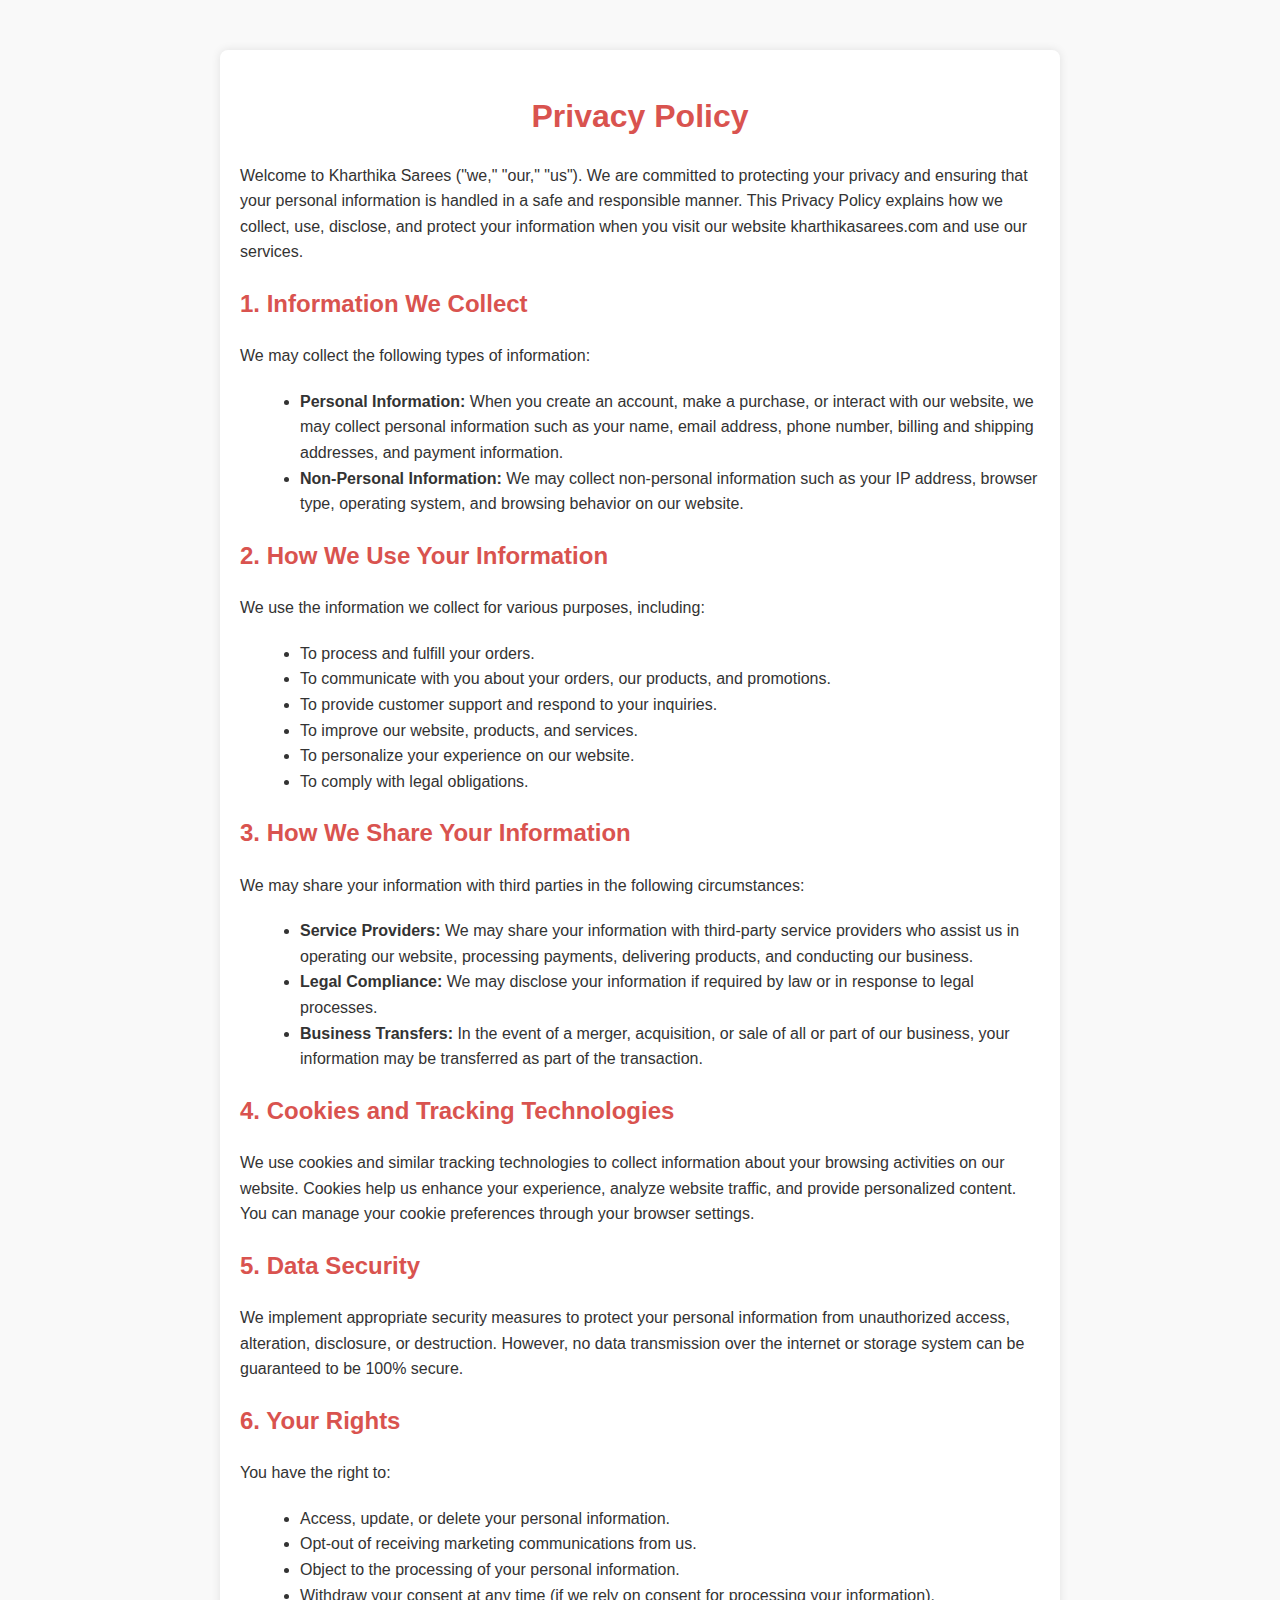
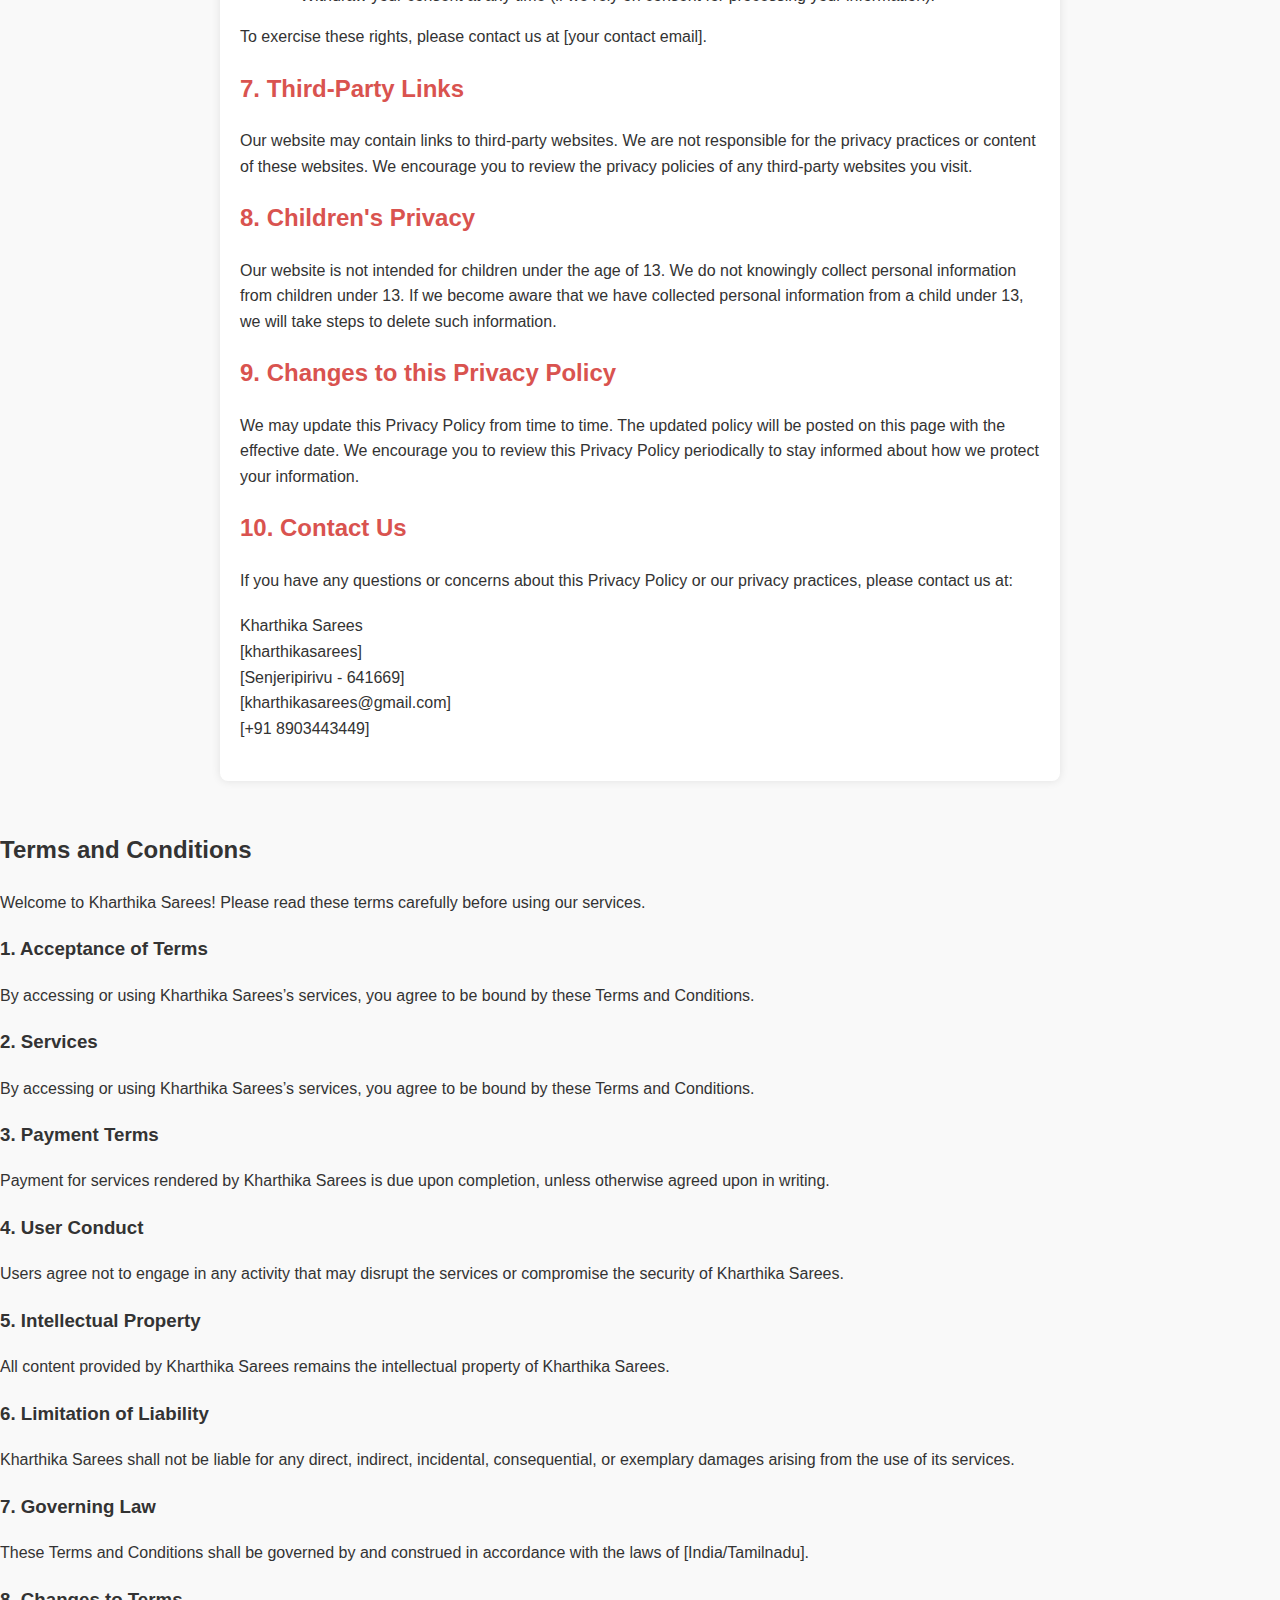
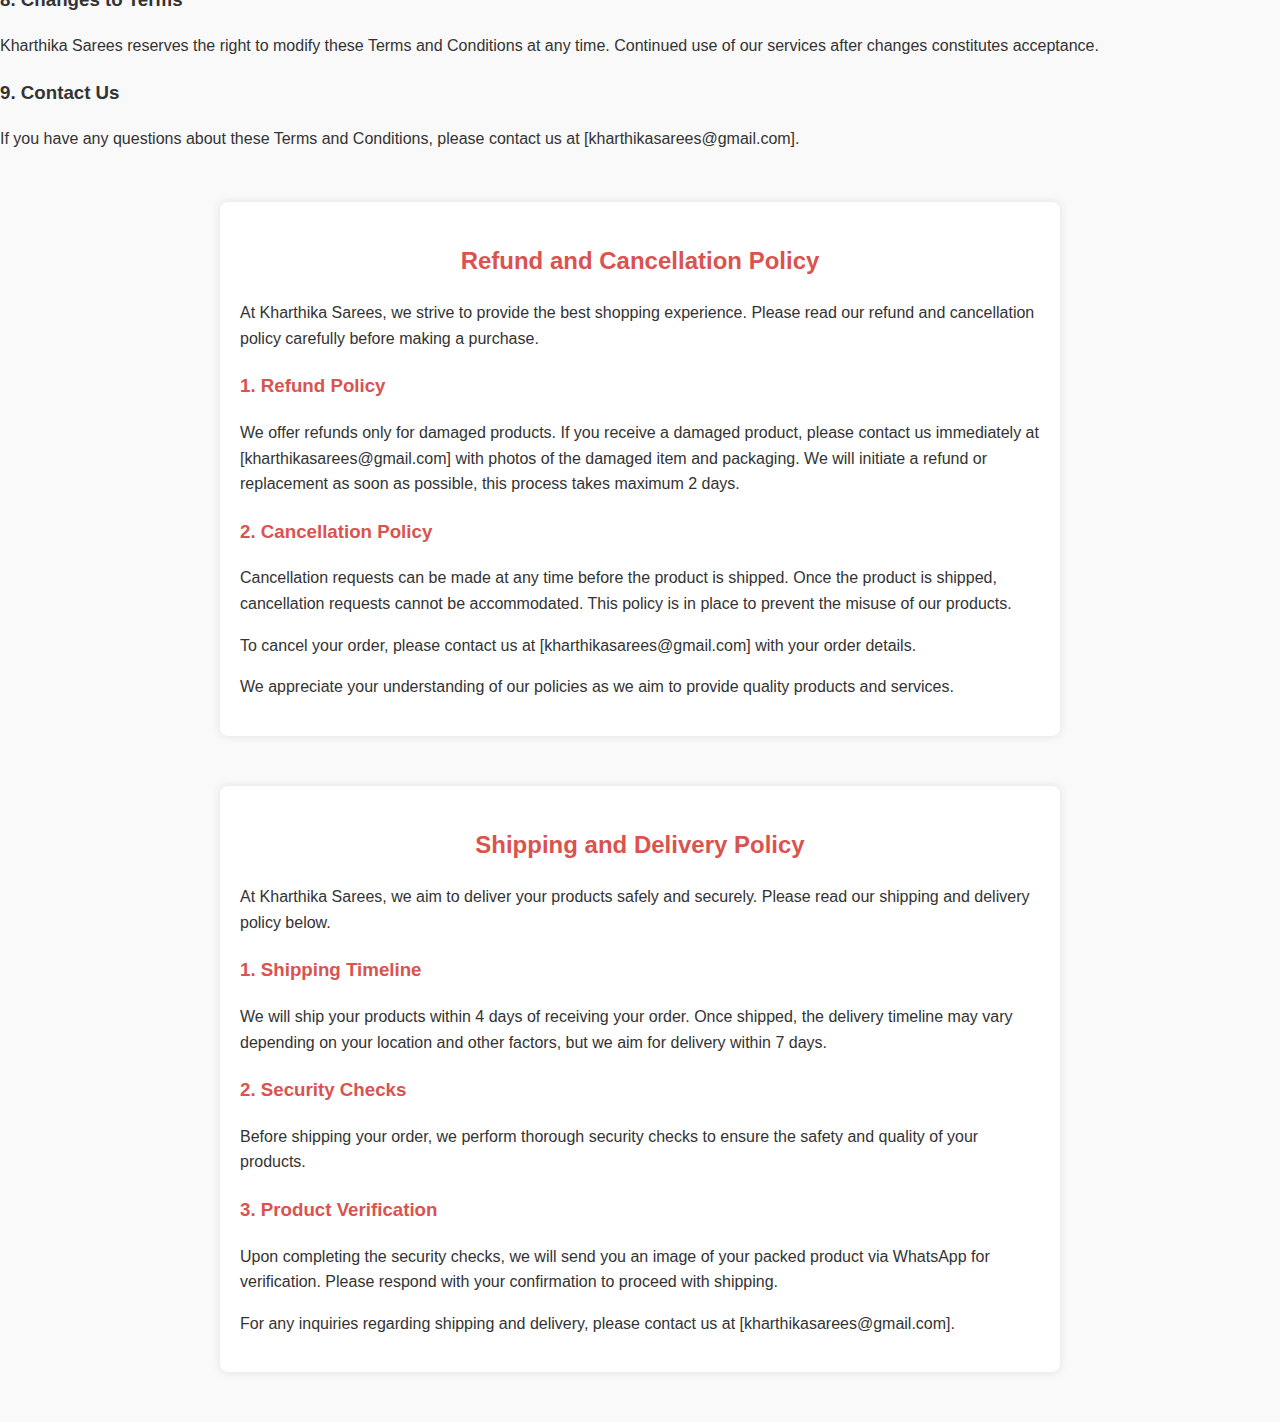
<file: Documents.html>
<!DOCTYPE html>
<html lang="en">
  <head>
    <meta charset="UTF-8" />
    <meta name="viewport" content="width=device-width, initial-scale=1.0" />
    <title>Privacy Policy - Kharthika Sarees</title>
    <style>
      body {
        font-family: Arial, sans-serif;
        line-height: 1.6;
        background-color: #f9f9f9;
        color: #333;
        margin: 0;
        padding: 0;
      }

      .privacy-policy, .terms-and-conditions {
        max-width: 800px;
        margin: 50px auto;
        padding: 20px;
        background-color: #fff;
        box-shadow: 0 0 10px rgba(0, 0, 0, 0.1);
        border-radius: 8px;
      }

      .privacy-policy h1, .terms-and-conditions h2.section-title {
        text-align: center;
        color: #d9534f;
        margin-bottom: 20px;
      }

      .privacy-policy p, .terms-and-conditions p.section-description {
        margin-bottom: 20px;
      }

      .privacy-policy h2, .terms-and-conditions h3 {
        color: #d9534f;
        margin-top: 20px;
      }

      .privacy-policy ul, .terms-and-conditions ul {
        list-style-type: disc;
        margin-left: 20px;
      }

      .privacy-policy a, .terms-and-conditions a {
        color: #d9534f;
        text-decoration: none;
      }

      .privacy-policy a:hover, .terms-and-conditions a:hover {
        text-decoration: underline;
      }
    </style>
  </head>
  <body>
    <section class="privacy-policy">
      <h1>Privacy Policy</h1>
      <p>
        Welcome to Kharthika Sarees ("we," "our," "us"). We are committed to
        protecting your privacy and ensuring that your personal information is
        handled in a safe and responsible manner. This Privacy Policy explains
        how we collect, use, disclose, and protect your information when you
        visit our website kharthikasarees.com and use our services.
      </p>

      <h2>1. Information We Collect</h2>
      <p>We may collect the following types of information:</p>
      <ul>
        <li>
          <strong>Personal Information:</strong> When you create an account,
          make a purchase, or interact with our website, we may collect personal
          information such as your name, email address, phone number, billing
          and shipping addresses, and payment information.
        </li>
        <li>
          <strong>Non-Personal Information:</strong> We may collect non-personal
          information such as your IP address, browser type, operating system,
          and browsing behavior on our website.
        </li>
      </ul>

      <h2>2. How We Use Your Information</h2>
      <p>We use the information we collect for various purposes, including:</p>
      <ul>
        <li>To process and fulfill your orders.</li>
        <li>
          To communicate with you about your orders, our products, and
          promotions.
        </li>
        <li>To provide customer support and respond to your inquiries.</li>
        <li>To improve our website, products, and services.</li>
        <li>To personalize your experience on our website.</li>
        <li>To comply with legal obligations.</li>
      </ul>

      <h2>3. How We Share Your Information</h2>
      <p>
        We may share your information with third parties in the following
        circumstances:
      </p>
      <ul>
        <li>
          <strong>Service Providers:</strong> We may share your information with
          third-party service providers who assist us in operating our website,
          processing payments, delivering products, and conducting our business.
        </li>
        <li>
          <strong>Legal Compliance:</strong> We may disclose your information if
          required by law or in response to legal processes.
        </li>
        <li>
          <strong>Business Transfers:</strong> In the event of a merger,
          acquisition, or sale of all or part of our business, your information
          may be transferred as part of the transaction.
        </li>
      </ul>

      <h2>4. Cookies and Tracking Technologies</h2>
      <p>
        We use cookies and similar tracking technologies to collect information
        about your browsing activities on our website. Cookies help us enhance
        your experience, analyze website traffic, and provide personalized
        content. You can manage your cookie preferences through your browser
        settings.
      </p>

      <h2>5. Data Security</h2>
      <p>
        We implement appropriate security measures to protect your personal
        information from unauthorized access, alteration, disclosure, or
        destruction. However, no data transmission over the internet or storage
        system can be guaranteed to be 100% secure.
      </p>

      <h2>6. Your Rights</h2>
      <p>You have the right to:</p>
      <ul>
        <li>Access, update, or delete your personal information.</li>
        <li>Opt-out of receiving marketing communications from us.</li>
        <li>Object to the processing of your personal information.</li>
        <li>
          Withdraw your consent at any time (if we rely on consent for
          processing your information).
        </li>
      </ul>
      <p>
        To exercise these rights, please contact us at [your contact email].
      </p>

      <h2>7. Third-Party Links</h2>
      <p>
        Our website may contain links to third-party websites. We are not
        responsible for the privacy practices or content of these websites. We
        encourage you to review the privacy policies of any third-party websites
        you visit.
      </p>

      <h2>8. Children's Privacy</h2>
      <p>
        Our website is not intended for children under the age of 13. We do not
        knowingly collect personal information from children under 13. If we
        become aware that we have collected personal information from a child
        under 13, we will take steps to delete such information.
      </p>

      <h2>9. Changes to this Privacy Policy</h2>
      <p>
        We may update this Privacy Policy from time to time. The updated policy
        will be posted on this page with the effective date. We encourage you to
        review this Privacy Policy periodically to stay informed about how we
        protect your information.
      </p>

      <h2>10. Contact Us</h2>
      <p>
        If you have any questions or concerns about this Privacy Policy or our
        privacy practices, please contact us at:
      </p>
      <p>
        Kharthika Sarees<br />
        [kharthikasarees]<br />
        [Senjeripirivu - 641669]<br />
        [kharthikasarees@gmail.com]<br />
        [+91 8903443449]
      </p>
    </section>

    <section id="terms-and-conditions">
        <div class="container">
          <h2 class="section-title">Terms and Conditions</h2>
          <p class="section-description">
            Welcome to Kharthika Sarees! Please read these terms carefully before
            using our services.
          </p>
          <h3>1. Acceptance of Terms</h3>
          <p>
            By accessing or using Kharthika Sarees’s services, you agree to be
            bound by these Terms and Conditions.
          </p>
  
          <h3>2. Services</h3>
          <p>
            By accessing or using Kharthika Sarees’s services, you agree to be
            bound by these Terms and Conditions.
          </p>
  
          <h3>3. Payment Terms</h3>
          <p>
            Payment for services rendered by Kharthika Sarees is due upon
            completion, unless otherwise agreed upon in writing.
          </p>
  
          <h3>4. User Conduct</h3>
          <p>
            Users agree not to engage in any activity that may disrupt the
            services or compromise the security of Kharthika Sarees.
          </p>
  
          <h3>5. Intellectual Property</h3>
          <p>
            All content provided by Kharthika Sarees remains the intellectual
            property of Kharthika Sarees.
          </p>
  
          <h3>6. Limitation of Liability</h3>
          <p>
            Kharthika Sarees shall not be liable for any direct, indirect,
            incidental, consequential, or exemplary damages arising from the use of
            its services.
          </p>
  
          <h3>7. Governing Law</h3>
          <p>
            These Terms and Conditions shall be governed by and construed in
            accordance with the laws of [India/Tamilnadu].
          </p>
  
          <h3>8. Changes to Terms</h3>
          <p>
            Kharthika Sarees reserves the right to modify these Terms and
            Conditions at any time. Continued use of our services after changes
            constitutes acceptance.
          </p>
  
          <h3>9. Contact Us</h3>
          <p>
            If you have any questions about these Terms and Conditions, please
            contact us at [kharthikasarees@gmail.com].
          </p>
        </div>
      </section>

      <section id="refund-and-cancellation" class="terms-and-conditions">
        <div class="container">
          <h2 class="section-title">Refund and Cancellation Policy</h2>
          <p class="section-description">
            At Kharthika Sarees, we strive to provide the best shopping experience. Please read our refund and cancellation policy carefully before making a purchase.
          </p>
      
          <h3>1. Refund Policy</h3>
          <p>
            We offer refunds only for damaged products. If you receive a damaged product, please contact us immediately at [kharthikasarees@gmail.com] with photos of the damaged item and packaging. We will initiate a refund or replacement as soon as possible, this process takes maximum 2 days.
          </p>
      
          <h3>2. Cancellation Policy</h3>
          <p>
            Cancellation requests can be made at any time before the product is shipped. Once the product is shipped, cancellation requests cannot be accommodated. This policy is in place to prevent the misuse of our products.
          </p>
          
          <p>
            To cancel your order, please contact us at [kharthikasarees@gmail.com] with your order details.
          </p>
      
          <p>
            We appreciate your understanding of our policies as we aim to provide quality products and services.
          </p>
        </div>
      </section>

      <section id="shipping-and-delivery" class="terms-and-conditions">
        <div class="container">
          <h2 class="section-title">Shipping and Delivery Policy</h2>
          <p class="section-description">
            At Kharthika Sarees, we aim to deliver your products safely and securely. Please read our shipping and delivery policy below.
          </p>
    
          <h3>1. Shipping Timeline</h3>
          <p>
            We will ship your products within 4 days of receiving your order. Once shipped, the delivery timeline may vary depending on your location and other factors, but we aim for delivery within 7 days.
          </p>
    
          <h3>2. Security Checks</h3>
          <p>
            Before shipping your order, we perform thorough security checks to ensure the safety and quality of your products.
          </p>
    
          <h3>3. Product Verification</h3>
          <p>
            Upon completing the security checks, we will send you an image of your packed product via WhatsApp for verification. Please respond with your confirmation to proceed with shipping.
          </p>
    
          <p>
            For any inquiries regarding shipping and delivery, please contact us at [kharthikasarees@gmail.com].
          </p>
        </div>
      </section>
  </body>
</html>
</file>
